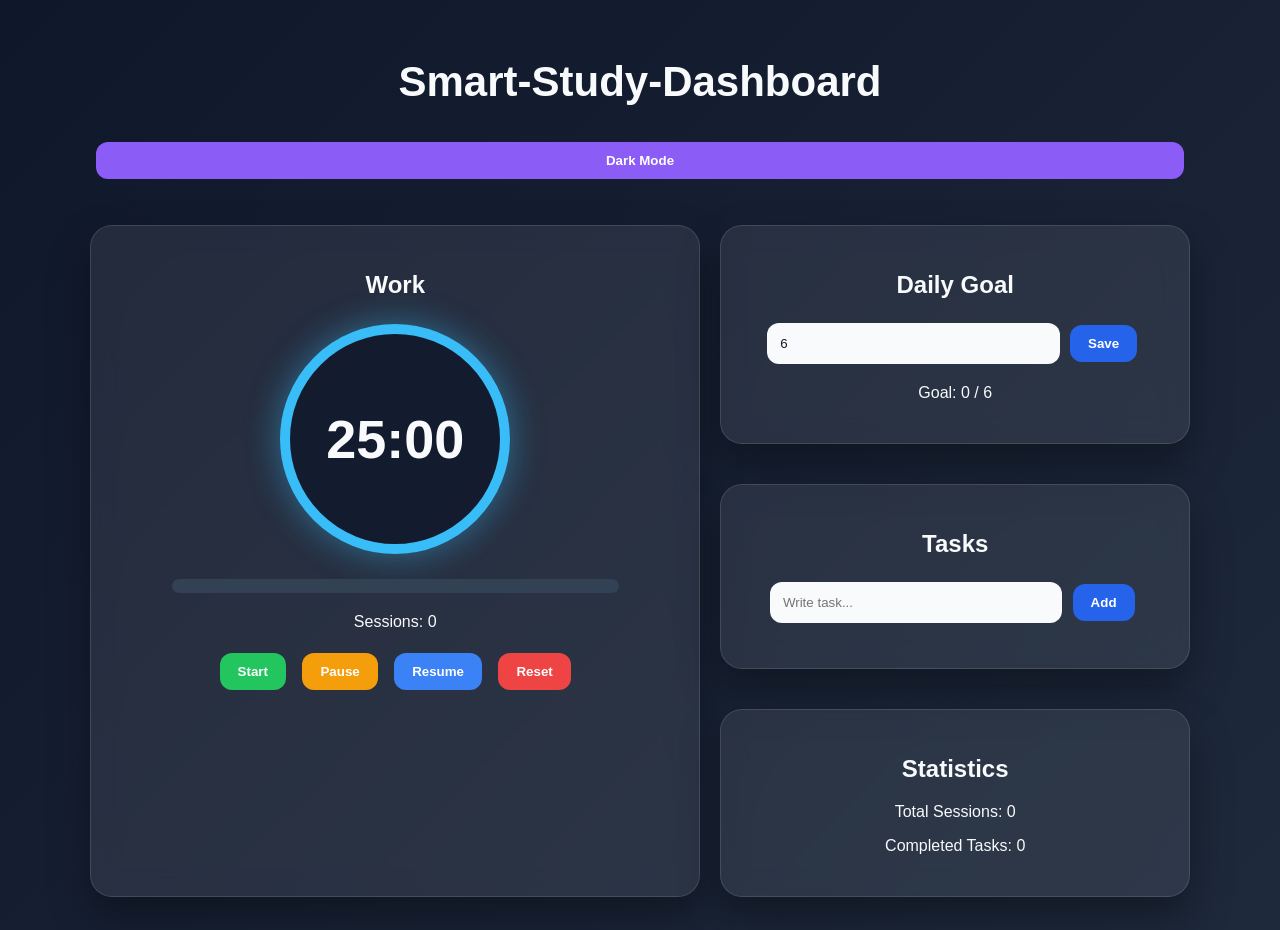
<file: index.html>
<!DOCTYPE html>
<html lang="hy">
<head>
  <meta charset="UTF-8">
  <title>FocusMate</title>
  <link rel="stylesheet" href="style.css">
</head>
<body>

<div class="app">
  <h1>Smart-Study-Dashboard</h1>

  <button id="themeBtn">Dark Mode</button>

  <div class="box">
    <h2 id="phase">Work</h2>
    <div id="timer">25:00</div>

    <div class="progress">
      <div id="progressBar"></div>
    </div>

    <p>Sessions: <span id="sessions">0</span></p>

    <button id="startBtn">Start</button>
    <button id="pauseBtn">Pause</button>
    <button id="resumeBtn">Resume</button>
    <button id="resetBtn">Reset</button>

    <p id="message"></p>
  </div>

  <div class="box">
    <h2>Daily Goal</h2>

    <input id="goalInput" type="number">
    <button id="saveGoalBtn">Save</button>

    <p>Goal: <span id="goalProgress">0 / 6</span></p>
  </div>

  <div class="box">
    <h2>Tasks</h2>

    <input id="taskInput" type="text" placeholder="Write task...">
    <button id="addTaskBtn">Add</button>

    <ul id="taskList"></ul>
  </div>

  <div class="box">
    <h2>Statistics</h2>
    <p>Total Sessions: <span id="totalSessions">0</span></p>
    <p>Completed Tasks: <span id="completedTasks">0</span></p>
  </div>
</div>

<script src="script.js"></script>
</body>
</html>
</file>
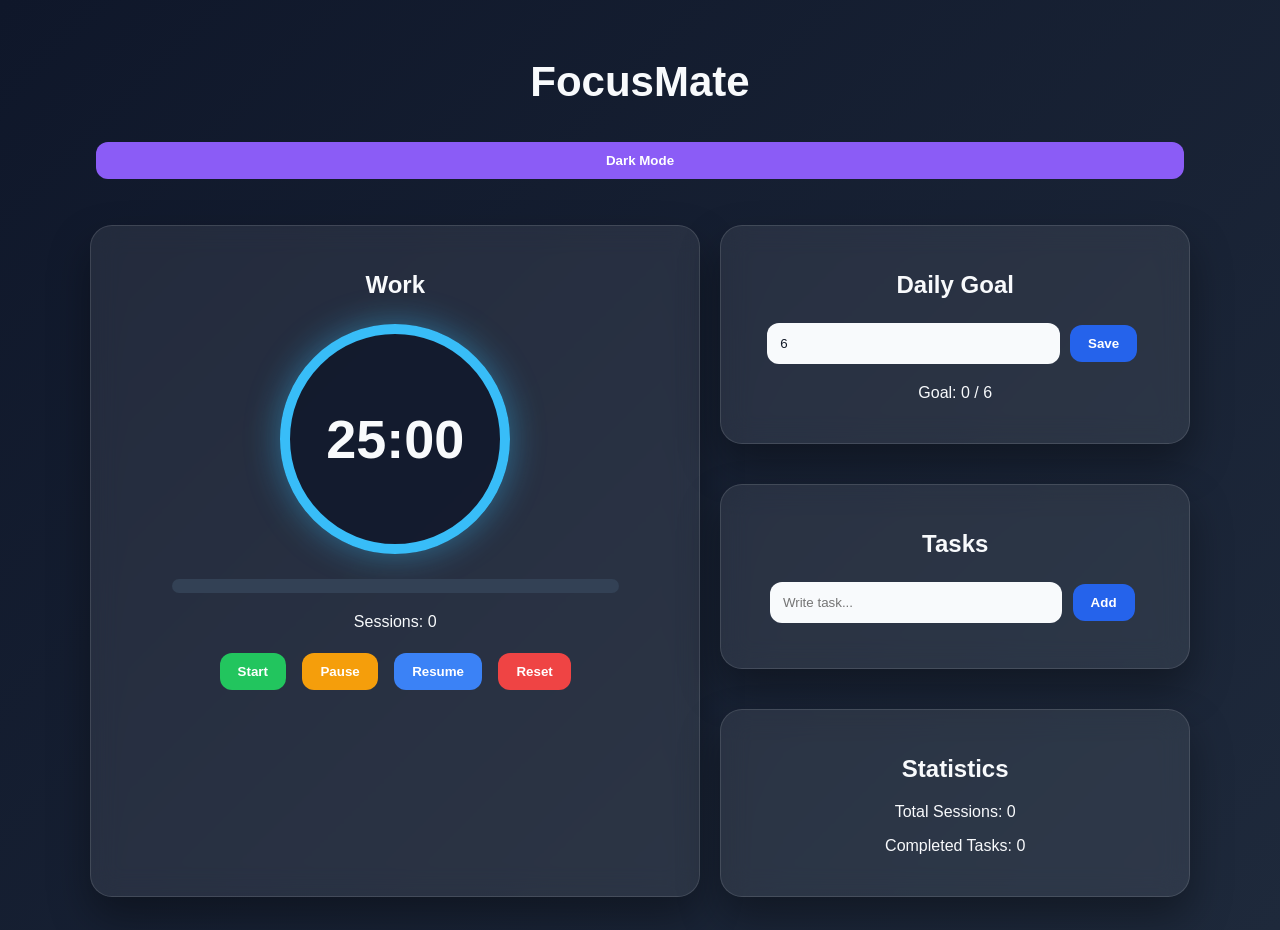
<file: index56.html>
<!DOCTYPE html>
<html lang="hy">
<head>
  <meta charset="UTF-8">
  <title>FocusMate</title>
  <link rel="stylesheet" href="style56.css">
</head>
<body>

<div class="app">
  <h1>FocusMate</h1>

  <button id="themeBtn">Dark Mode</button>

  <div class="box">
    <h2 id="phase">Work</h2>
    <div id="timer">25:00</div>

    <div class="progress">
      <div id="progressBar"></div>
    </div>

    <p>Sessions: <span id="sessions">0</span></p>

    <button id="startBtn">Start</button>
    <button id="pauseBtn">Pause</button>
    <button id="resumeBtn">Resume</button>
    <button id="resetBtn">Reset</button>

    <p id="message"></p>
  </div>

  <div class="box">
    <h2>Daily Goal</h2>

    <input id="goalInput" type="number">
    <button id="saveGoalBtn">Save</button>

    <p>Goal: <span id="goalProgress">0 / 6</span></p>
  </div>

  <div class="box">
    <h2>Tasks</h2>

    <input id="taskInput" type="text" placeholder="Write task...">
    <button id="addTaskBtn">Add</button>

    <ul id="taskList"></ul>
  </div>

  <div class="box">
    <h2>Statistics</h2>
    <p>Total Sessions: <span id="totalSessions">0</span></p>
    <p>Completed Tasks: <span id="completedTasks">0</span></p>
  </div>
</div>

<script src="script56.js"></script>
</body>
</html>
</file>
<file: style.css>
* {
  box-sizing: border-box;
}

body {
  margin: 0;
  font-family: "Segoe UI", Arial, sans-serif;
  background: linear-gradient(135deg, #0f172a, #1e293b);
  color: #f8fafc;
  min-height: 100vh;
}

.app {
  width: 92%;
  max-width: 1100px;
  margin: 30px auto;
  text-align: center;
}

h1 {
  font-size: 42px;
  margin-bottom: 10px;
}

.box {
  background: rgba(255, 255, 255, 0.08);
  padding: 25px;
  margin-top: 20px;
  border-radius: 22px;
  box-shadow: 0 20px 40px rgba(0, 0, 0, 0.35);
  backdrop-filter: blur(14px);
  border: 1px solid rgba(255, 255, 255, 0.12);
}

#timer {
  width: 230px;
  height: 230px;
  margin: 25px auto;
  border-radius: 50%;
  border: 10px solid #38bdf8;
  display: flex;
  align-items: center;
  justify-content: center;
  font-size: 54px;
  font-weight: 800;
  background: rgba(15, 23, 42, 0.8);
  box-shadow: 0 0 35px rgba(56, 189, 248, 0.45);
}

button {
  padding: 11px 18px;
  margin: 6px;
  border: none;
  border-radius: 12px;
  background: #2563eb;
  color: white;
  cursor: pointer;
  font-weight: 600;
  transition: 0.25s;
}

button:hover {
  transform: translateY(-2px);
  opacity: 0.9;
}

#startBtn {
  background: #22c55e;
}

#pauseBtn {
  background: #f59e0b;
}

#resumeBtn {
  background: #3b82f6;
}

#resetBtn {
  background: #ef4444;
}

#themeBtn {
  background: #8b5cf6;
}

input {
  padding: 13px;
  width: 70%;
  border: none;
  outline: none;
  border-radius: 12px;
  background: #f8fafc;
  color: #111827;
}

.progress {
  width: 80%;
  height: 14px;
  margin: 0 auto 20px;
  background: #334155;
  border-radius: 20px;
  overflow: hidden;
}

#progressBar {
  height: 100%;
  width: 0%;
  background: linear-gradient(90deg, #22c55e, #38bdf8);
  transition: 0.3s;
}

ul {
  list-style: none;
  padding: 0;
}

li {
  background: rgba(15, 23, 42, 0.85);
  padding: 14px;
  margin-top: 12px;
  border-radius: 14px;
  display: flex;
  justify-content: space-between;
  align-items: center;
  border-left: 5px solid #38bdf8;
}

li.done {
  text-decoration: line-through;
  opacity: 0.55;
}

.warning {
  color: #ef4444;
  border-color: #ef4444 !important;
  box-shadow: 0 0 35px rgba(239, 68, 68, 0.6) !important;
}

.dark {
  background: linear-gradient(135deg, #020617, #0f172a);
}

@media (min-width: 800px) {
  .app {
    display: grid;
    grid-template-columns: 1.3fr 1fr;
    gap: 20px;
  }

  h1,
  #themeBtn {
    grid-column: 1 / 3;
  }

  .box:first-of-type {
    grid-row: span 3;
  }
}

@media (max-width: 600px) {
  #timer {
    width: 190px;
    height: 190px;
    font-size: 42px;
  }

  input {
    width: 100%;
    margin-bottom: 10px;
  }

  button {
    width: 100%;
  }

  li {
    flex-direction: column;
    gap: 10px;
  }
}
</file>
<file: style56.css>
* {
  box-sizing: border-box;
}

body {
  margin: 0;
  font-family: "Segoe UI", Arial, sans-serif;
  background: linear-gradient(135deg, #0f172a, #1e293b);
  color: #f8fafc;
  min-height: 100vh;
}

.app {
  width: 92%;
  max-width: 1100px;
  margin: 30px auto;
  text-align: center;
}

h1 {
  font-size: 42px;
  margin-bottom: 10px;
}

.box {
  background: rgba(255, 255, 255, 0.08);
  padding: 25px;
  margin-top: 20px;
  border-radius: 22px;
  box-shadow: 0 20px 40px rgba(0, 0, 0, 0.35);
  backdrop-filter: blur(14px);
  border: 1px solid rgba(255, 255, 255, 0.12);
}

#timer {
  width: 230px;
  height: 230px;
  margin: 25px auto;
  border-radius: 50%;
  border: 10px solid #38bdf8;
  display: flex;
  align-items: center;
  justify-content: center;
  font-size: 54px;
  font-weight: 800;
  background: rgba(15, 23, 42, 0.8);
  box-shadow: 0 0 35px rgba(56, 189, 248, 0.45);
}

button {
  padding: 11px 18px;
  margin: 6px;
  border: none;
  border-radius: 12px;
  background: #2563eb;
  color: white;
  cursor: pointer;
  font-weight: 600;
  transition: 0.25s;
}

button:hover {
  transform: translateY(-2px);
  opacity: 0.9;
}

#startBtn {
  background: #22c55e;
}

#pauseBtn {
  background: #f59e0b;
}

#resumeBtn {
  background: #3b82f6;
}

#resetBtn {
  background: #ef4444;
}

#themeBtn {
  background: #8b5cf6;
}

input {
  padding: 13px;
  width: 70%;
  border: none;
  outline: none;
  border-radius: 12px;
  background: #f8fafc;
  color: #111827;
}

.progress {
  width: 80%;
  height: 14px;
  margin: 0 auto 20px;
  background: #334155;
  border-radius: 20px;
  overflow: hidden;
}

#progressBar {
  height: 100%;
  width: 0%;
  background: linear-gradient(90deg, #22c55e, #38bdf8);
  transition: 0.3s;
}

ul {
  list-style: none;
  padding: 0;
}

li {
  background: rgba(15, 23, 42, 0.85);
  padding: 14px;
  margin-top: 12px;
  border-radius: 14px;
  display: flex;
  justify-content: space-between;
  align-items: center;
  border-left: 5px solid #38bdf8;
}

li.done {
  text-decoration: line-through;
  opacity: 0.55;
}

.warning {
  color: #ef4444;
  border-color: #ef4444 !important;
  box-shadow: 0 0 35px rgba(239, 68, 68, 0.6) !important;
}

.dark {
  background: linear-gradient(135deg, #020617, #0f172a);
}

@media (min-width: 800px) {
  .app {
    display: grid;
    grid-template-columns: 1.3fr 1fr;
    gap: 20px;
  }

  h1,
  #themeBtn {
    grid-column: 1 / 3;
  }

  .box:first-of-type {
    grid-row: span 3;
  }
}

@media (max-width: 600px) {
  #timer {
    width: 190px;
    height: 190px;
    font-size: 42px;
  }

  input {
    width: 100%;
    margin-bottom: 10px;
  }

  button {
    width: 100%;
  }

  li {
    flex-direction: column;
    gap: 10px;
  }
}
</file>
